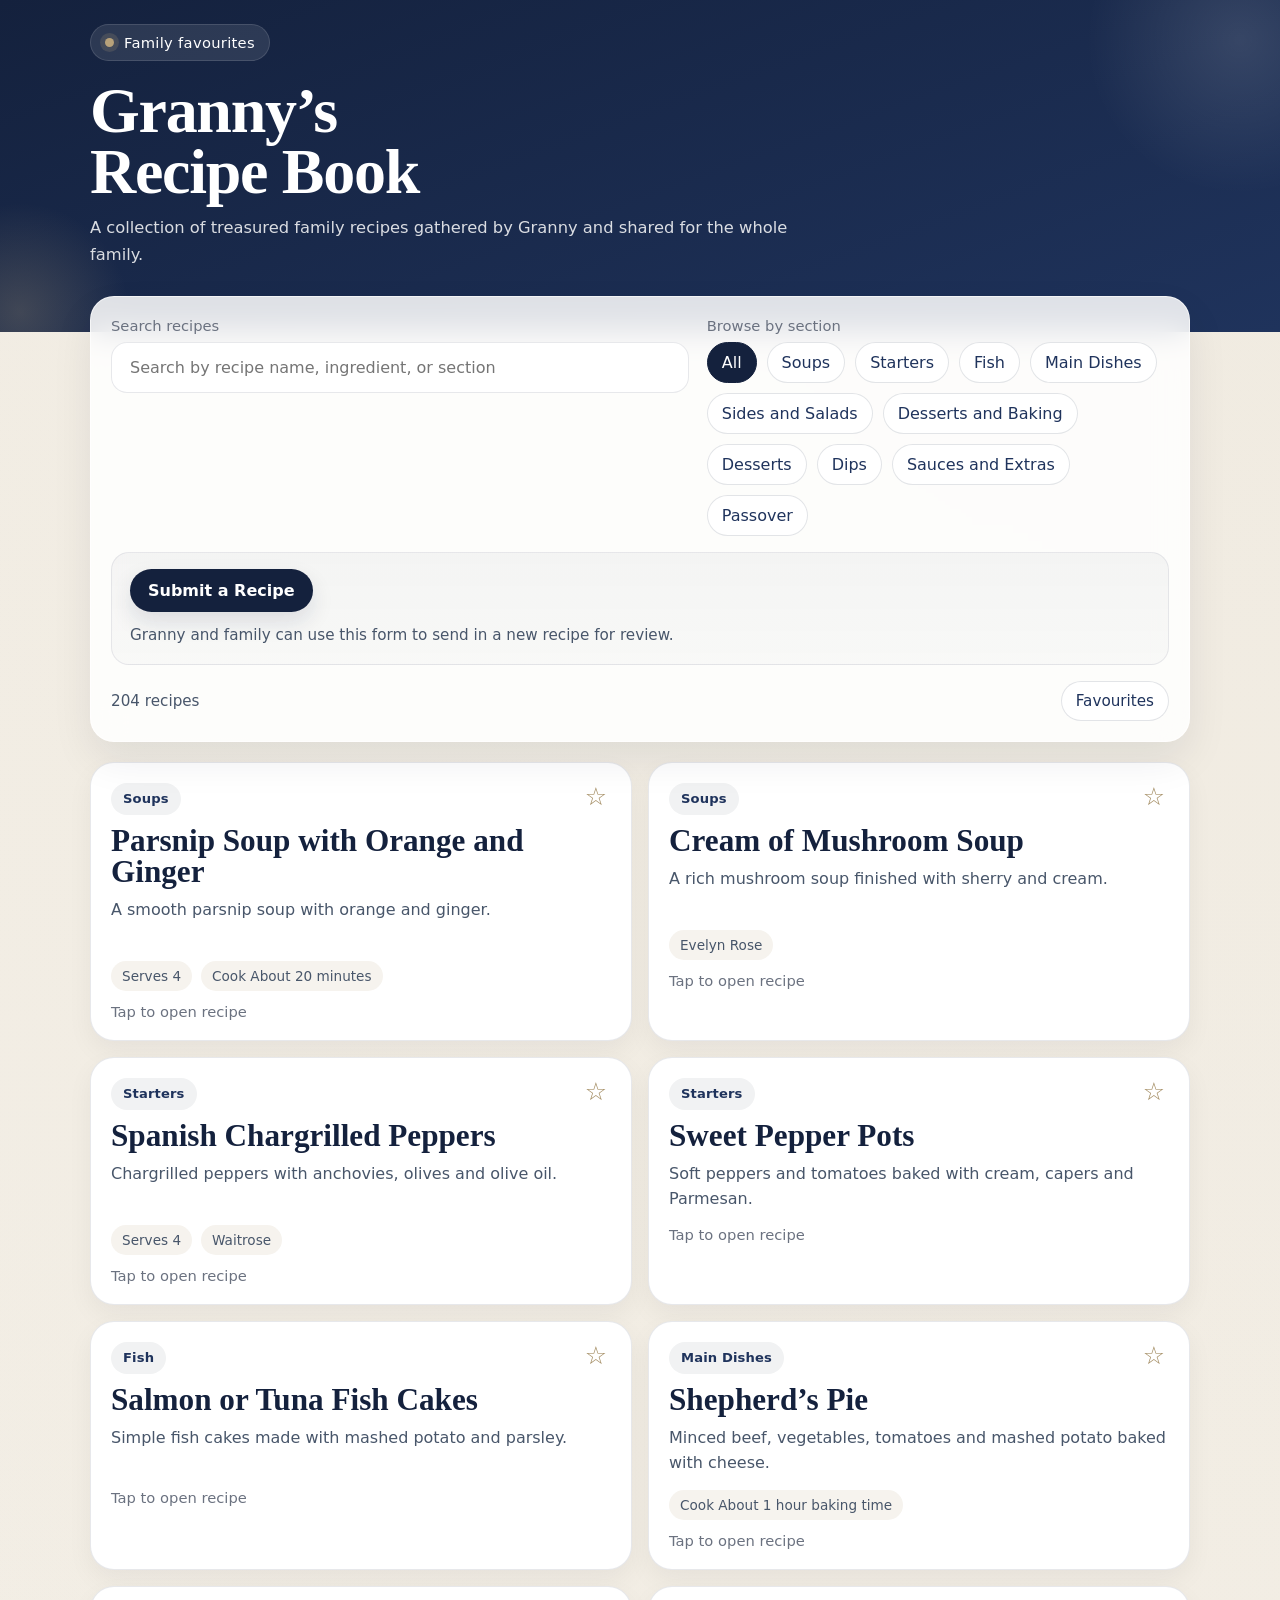
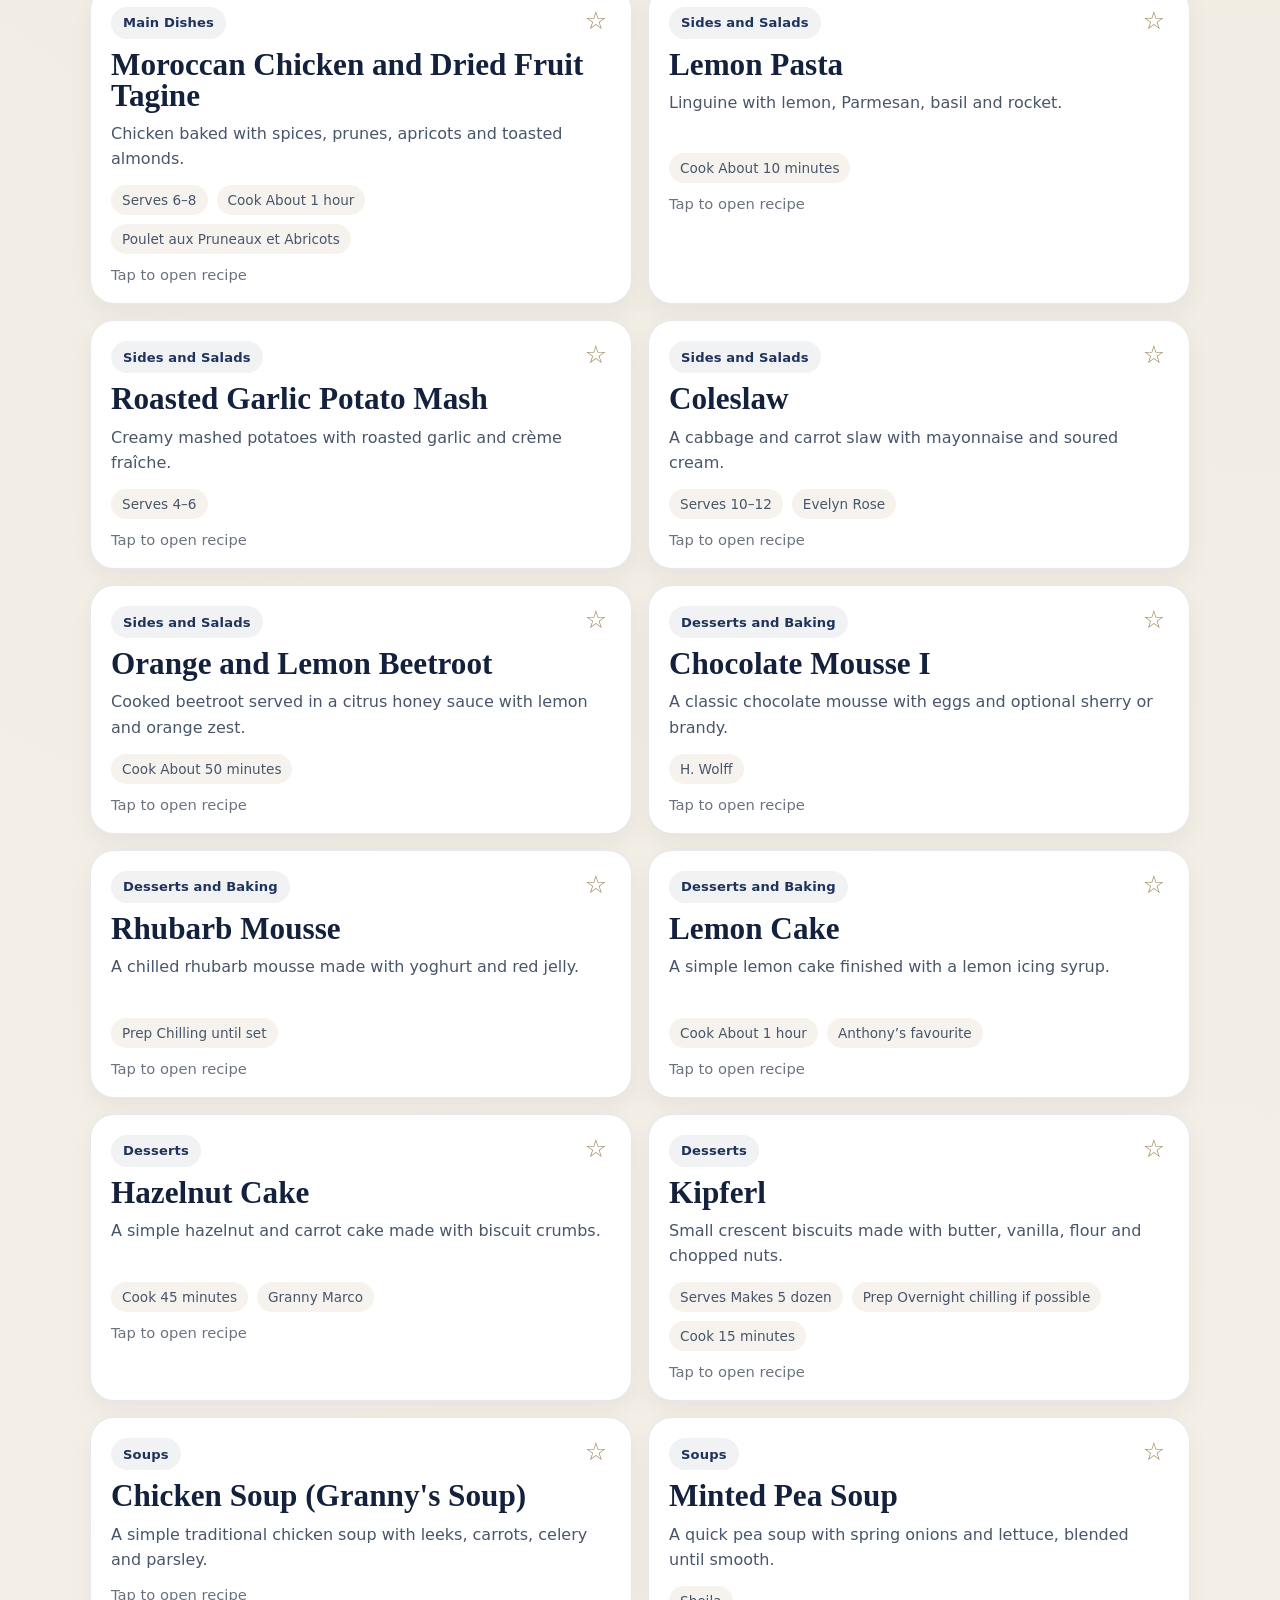
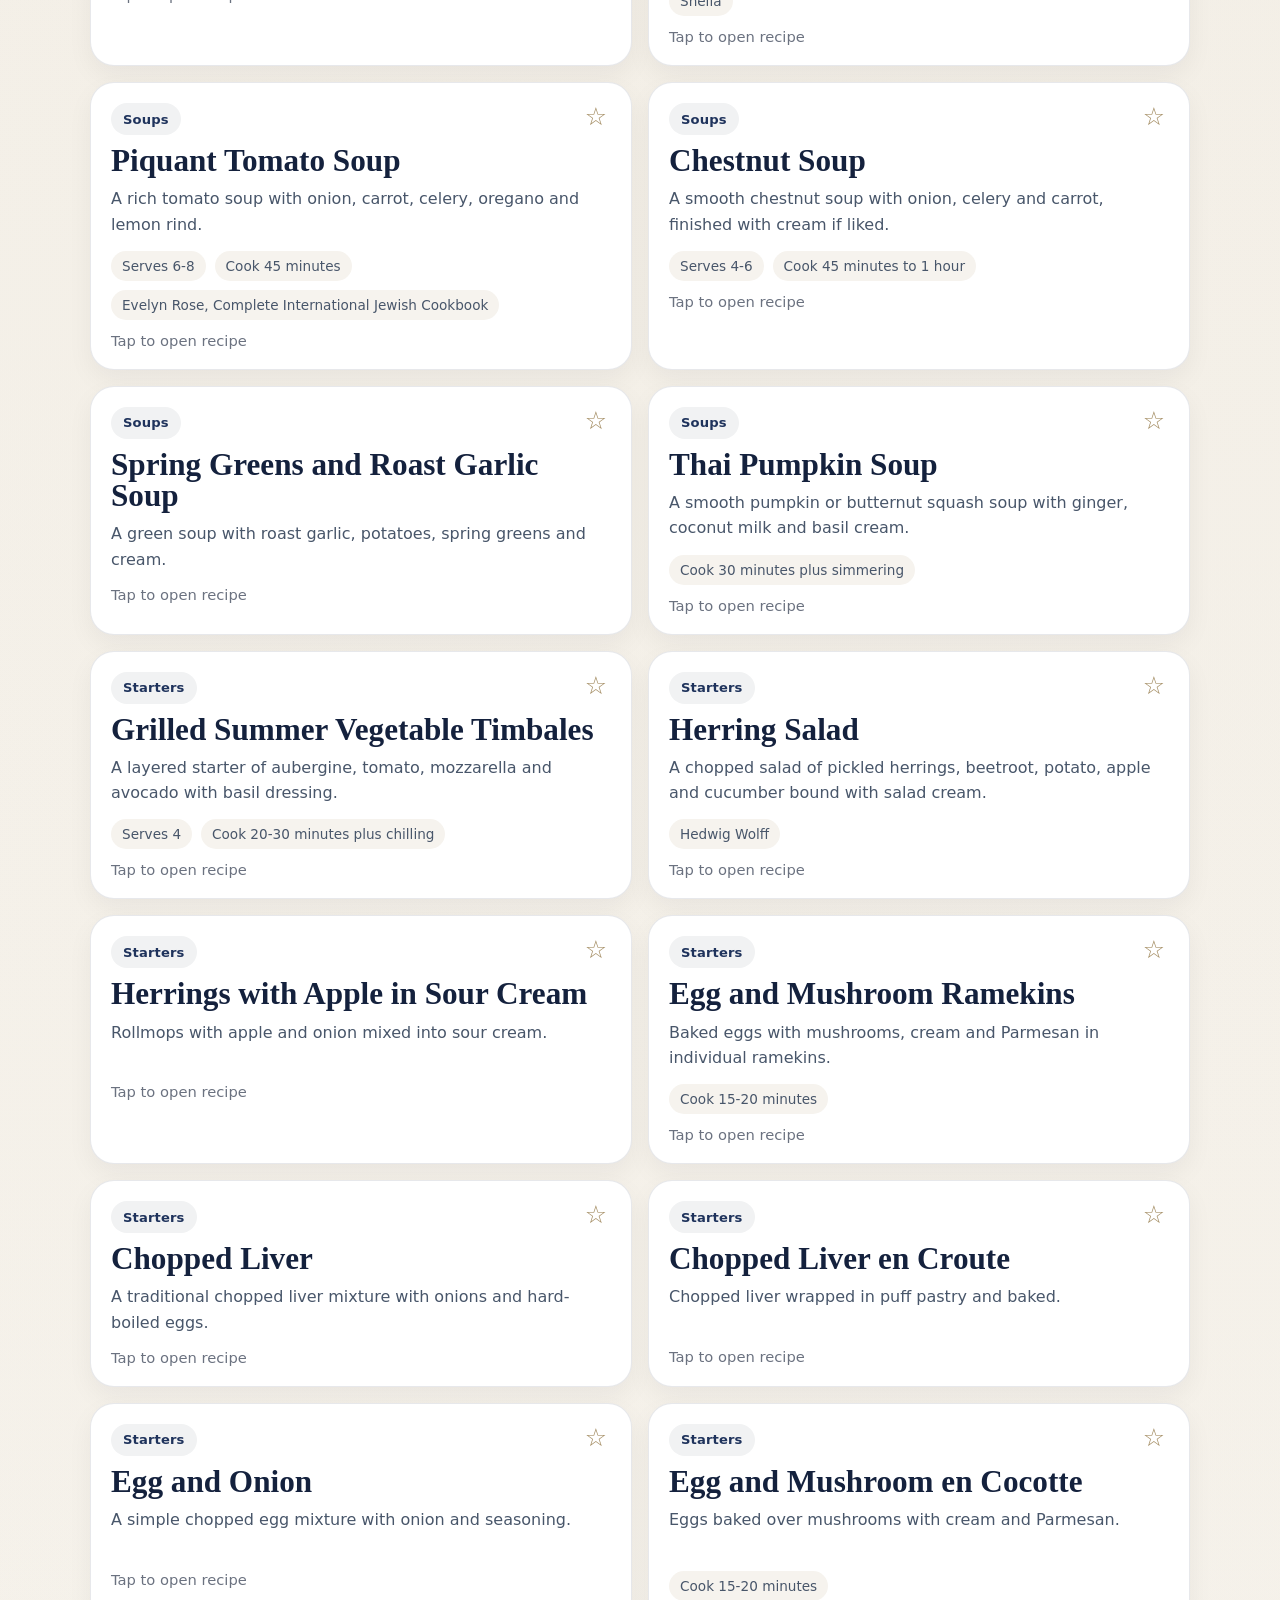
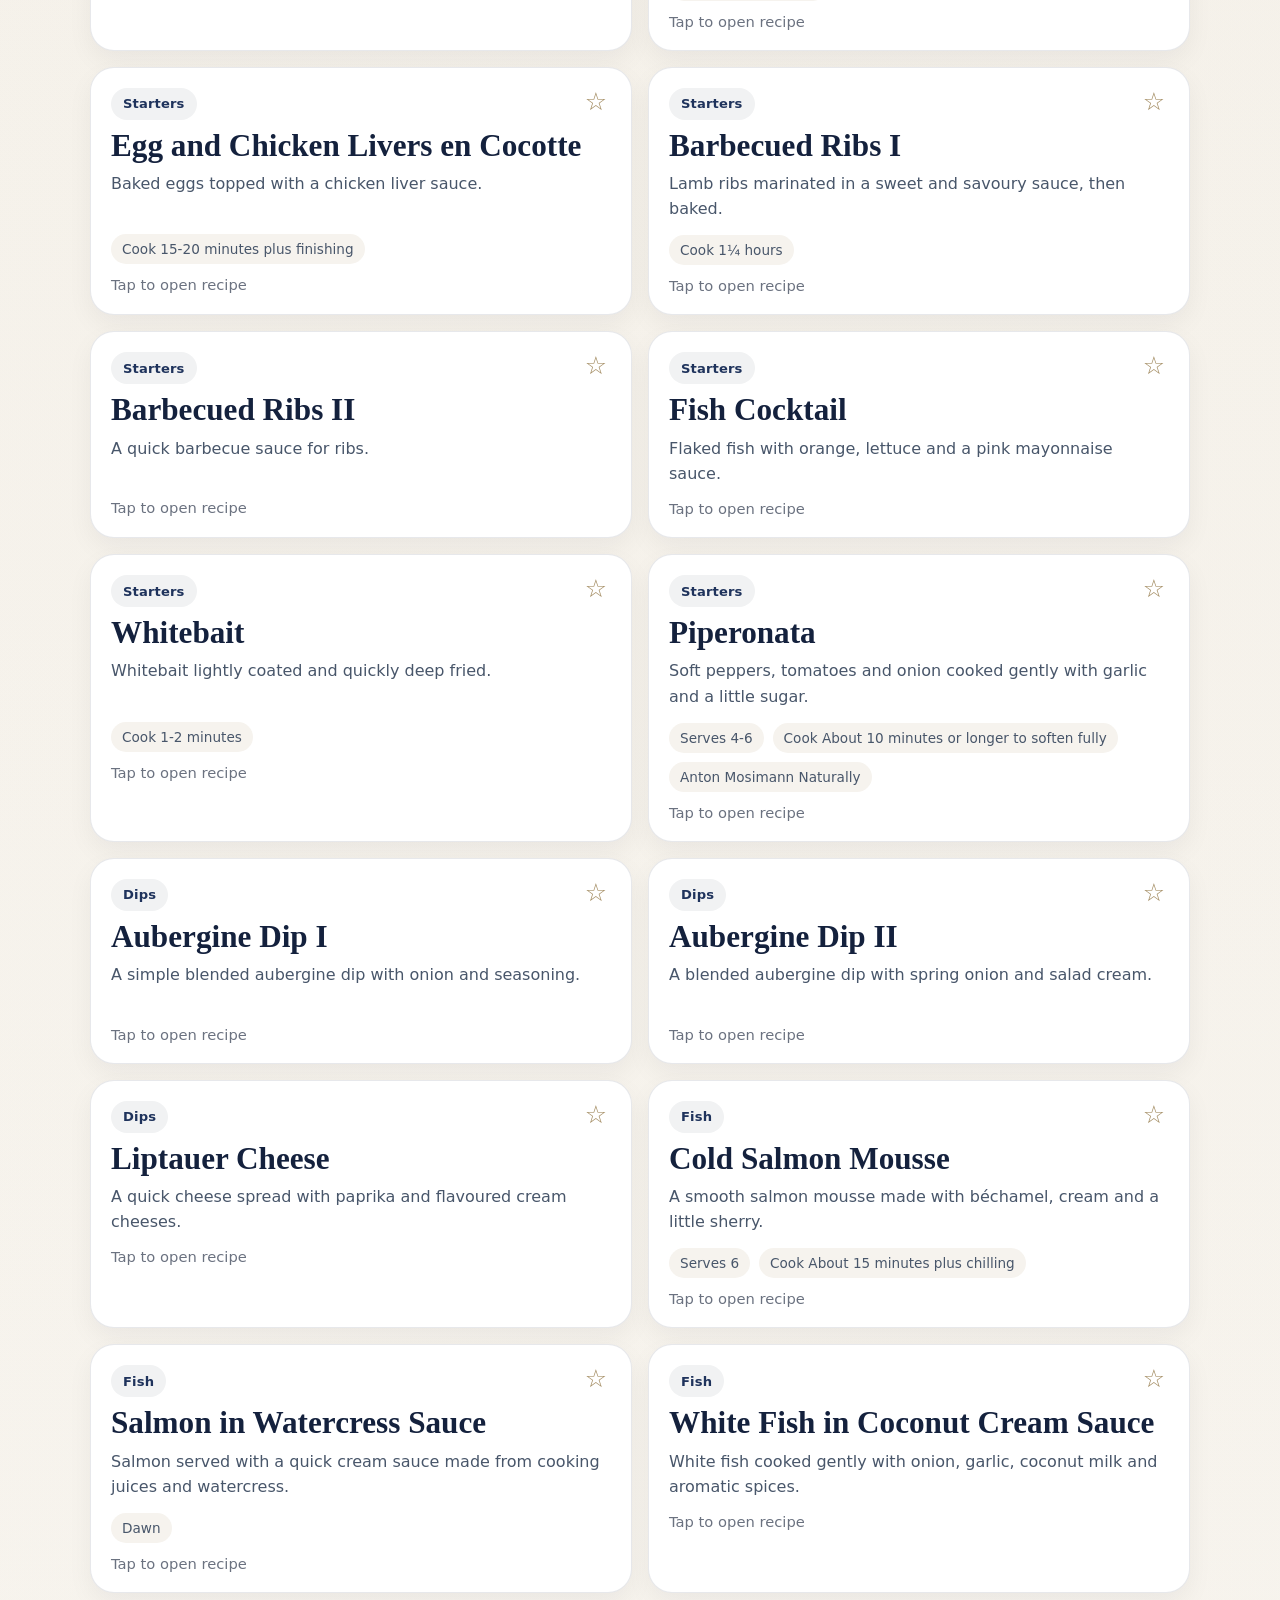
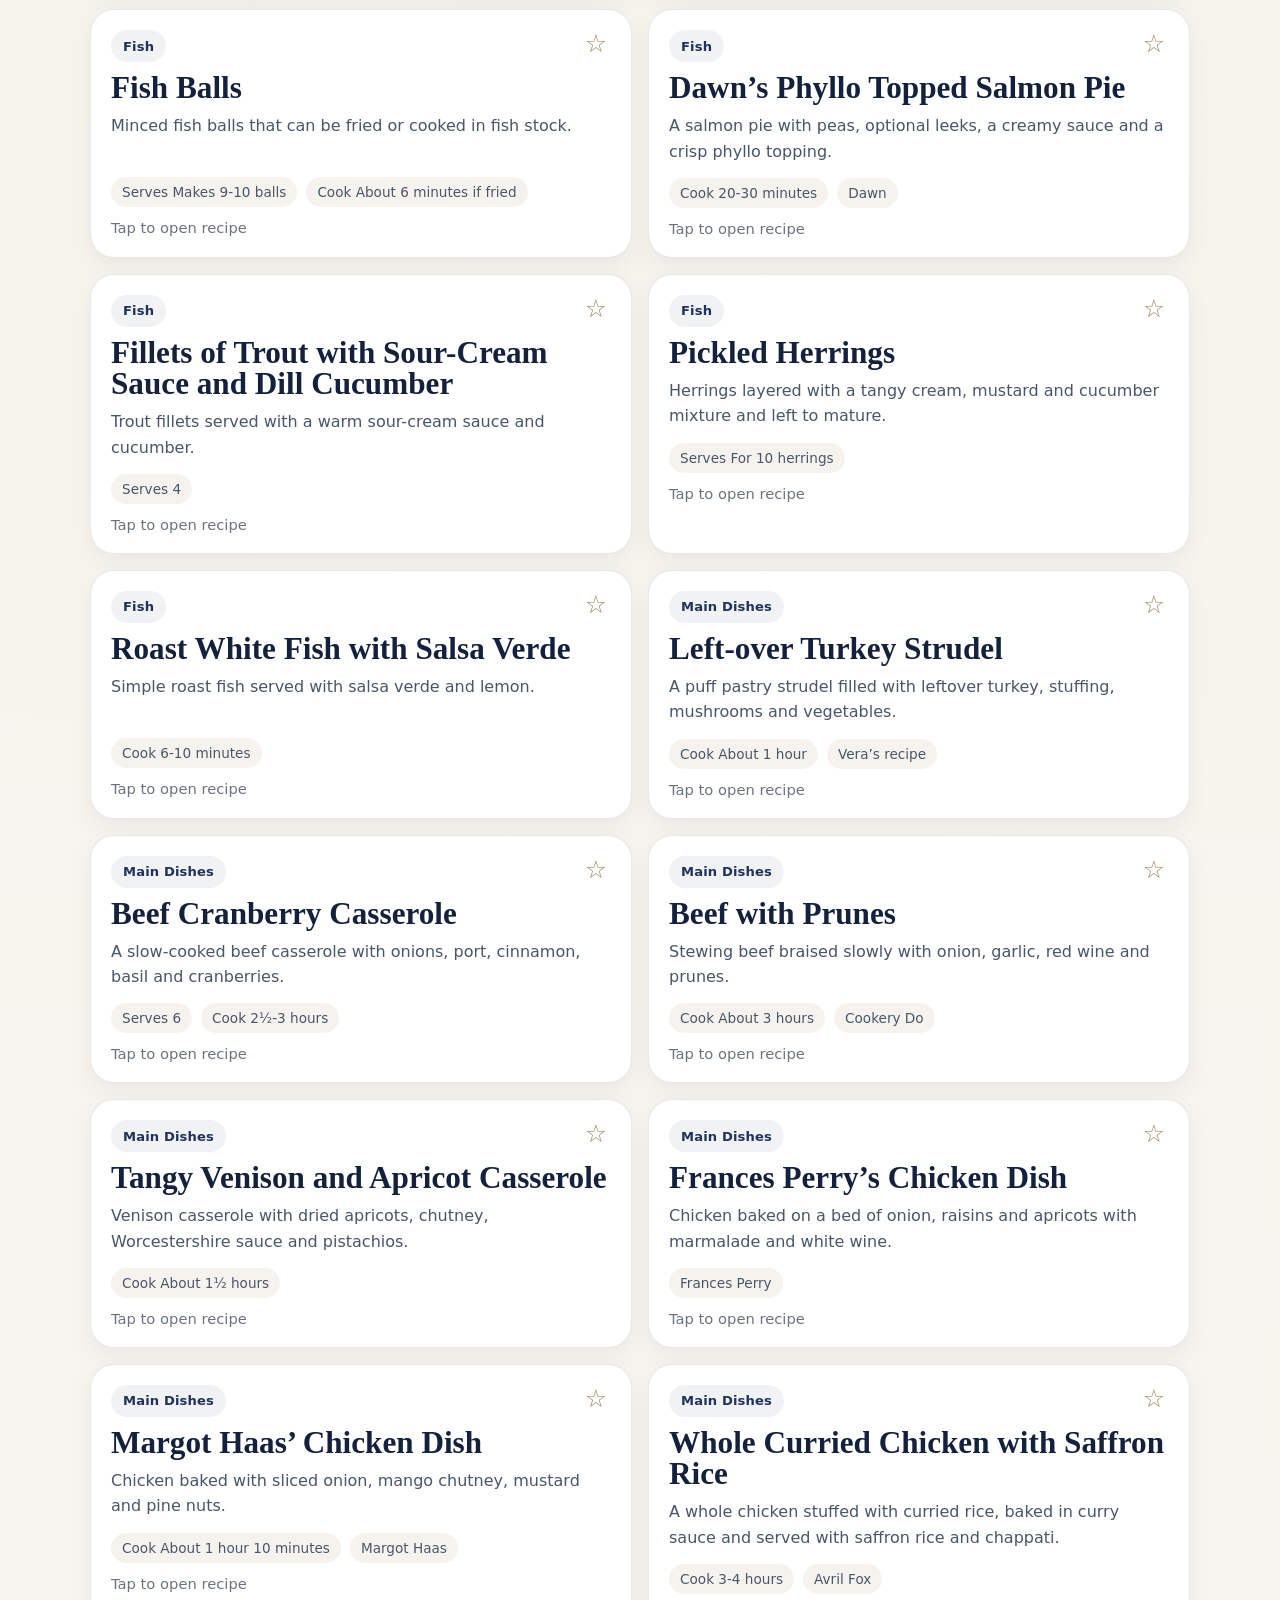
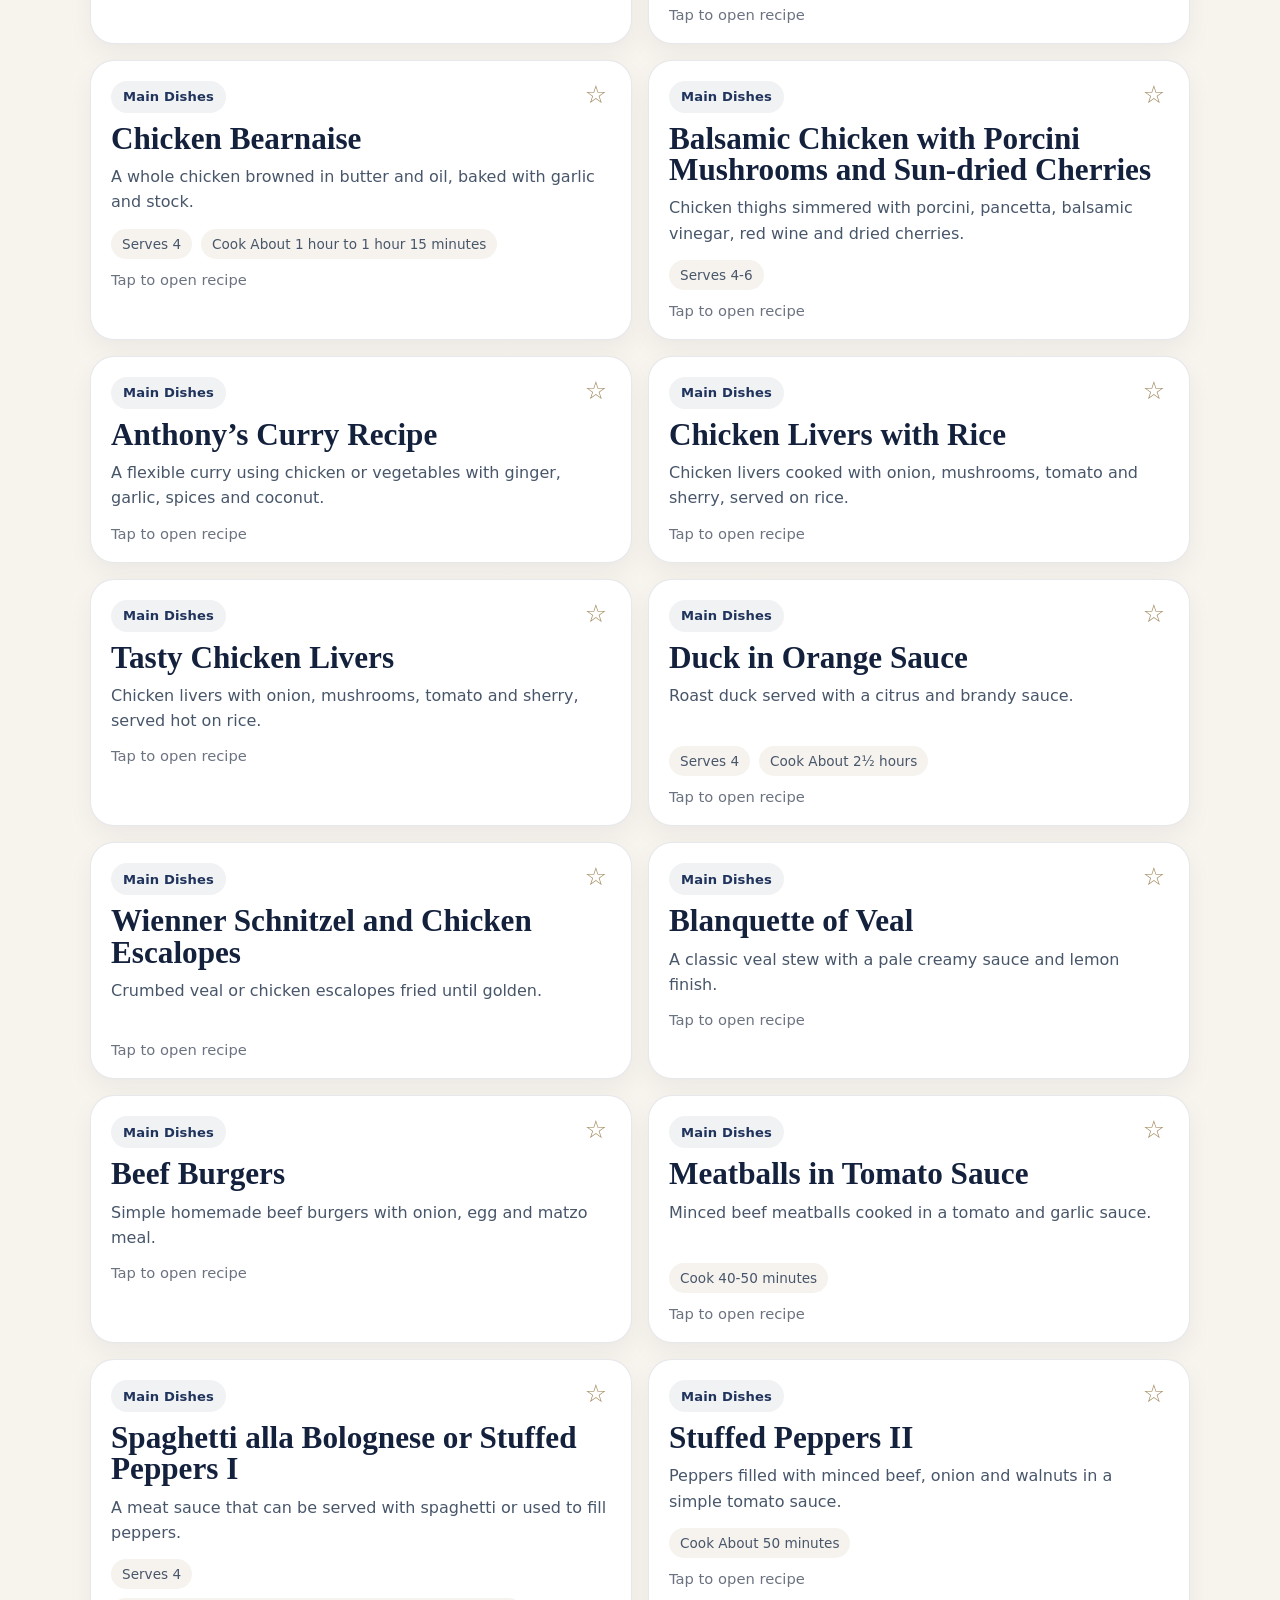
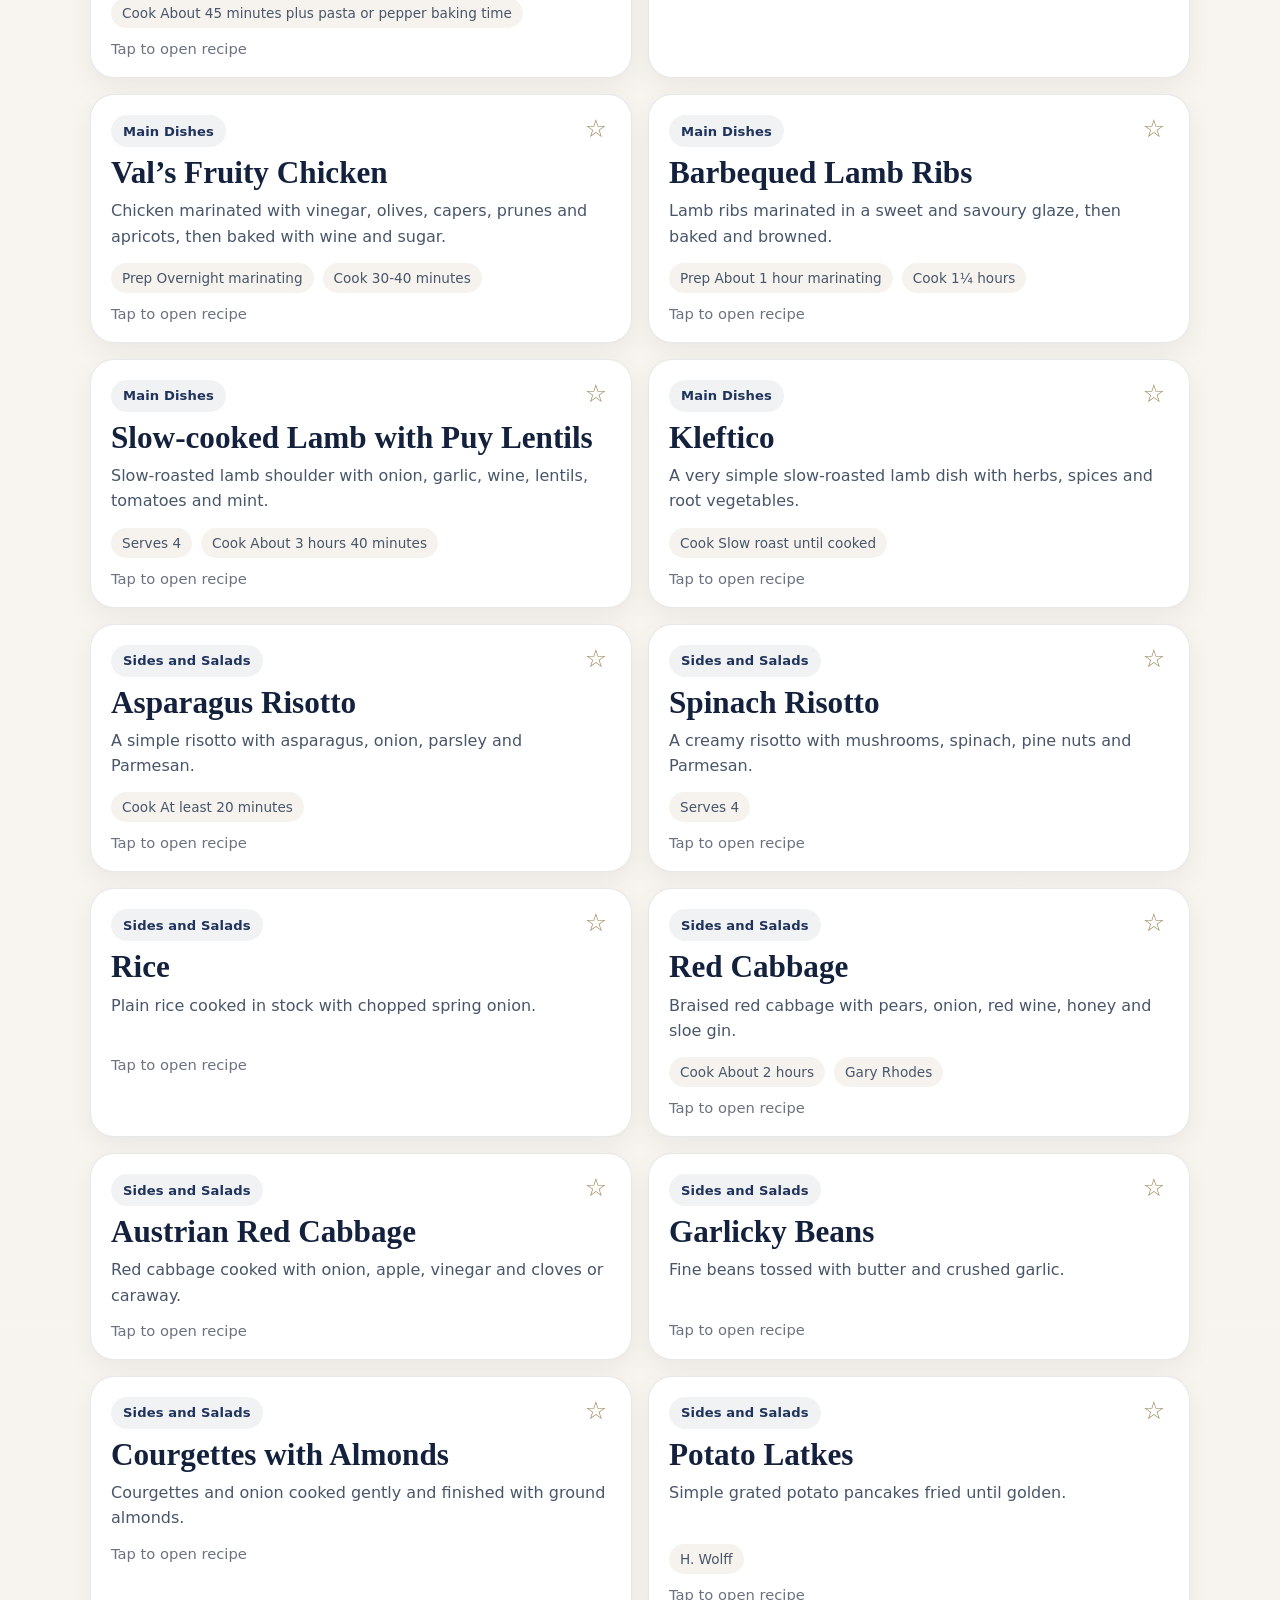
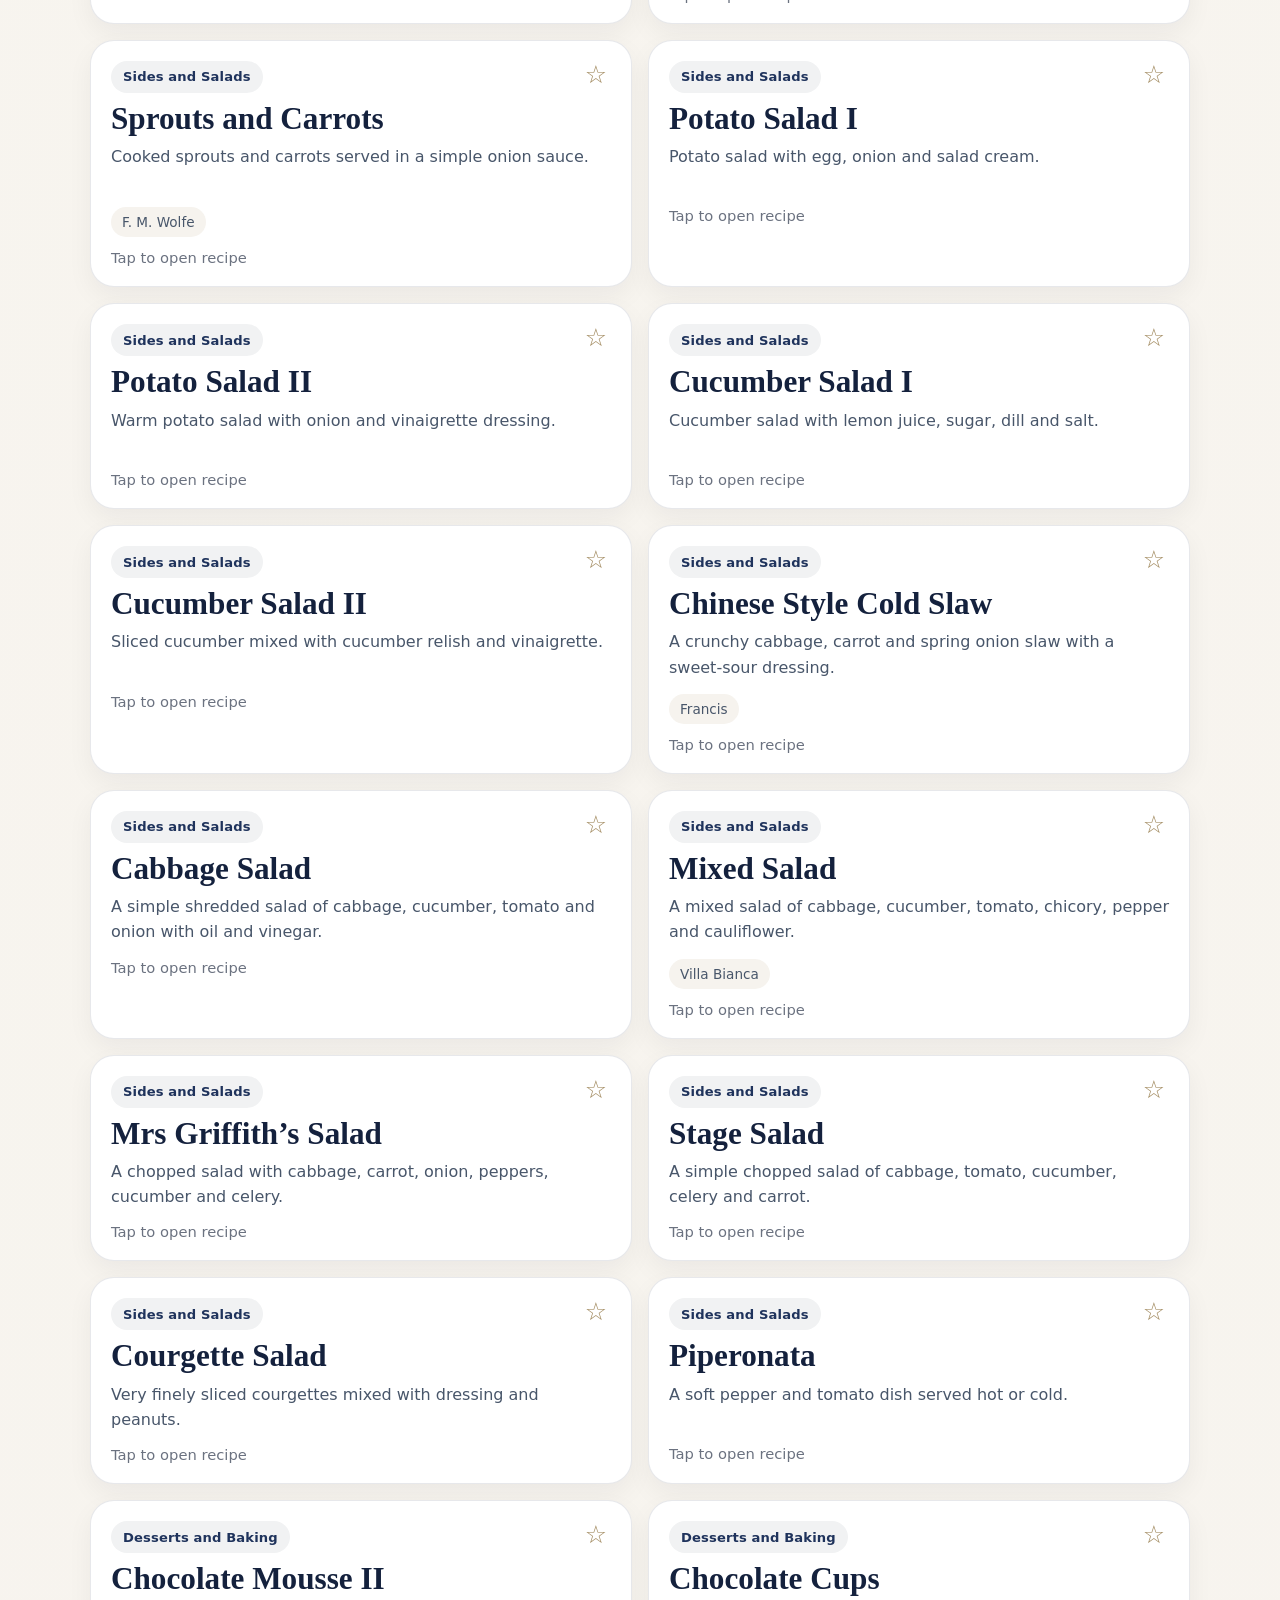
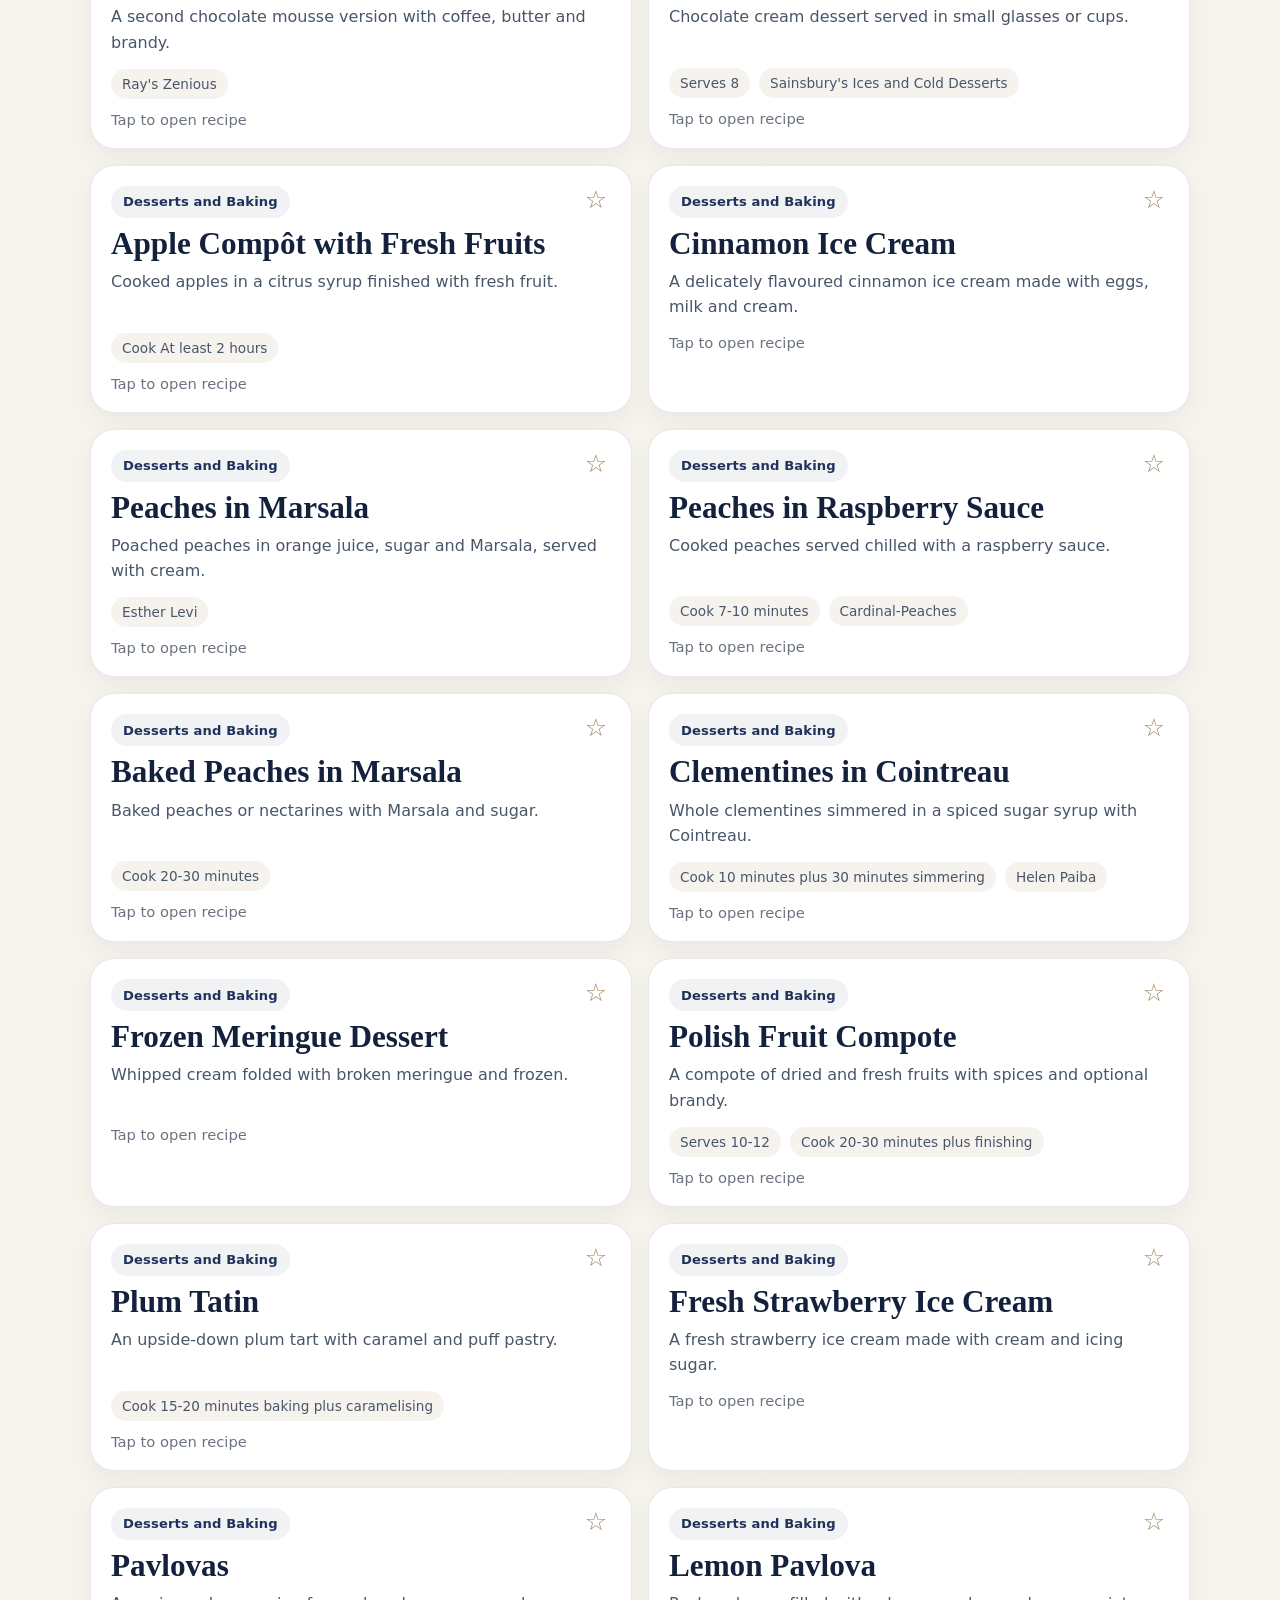
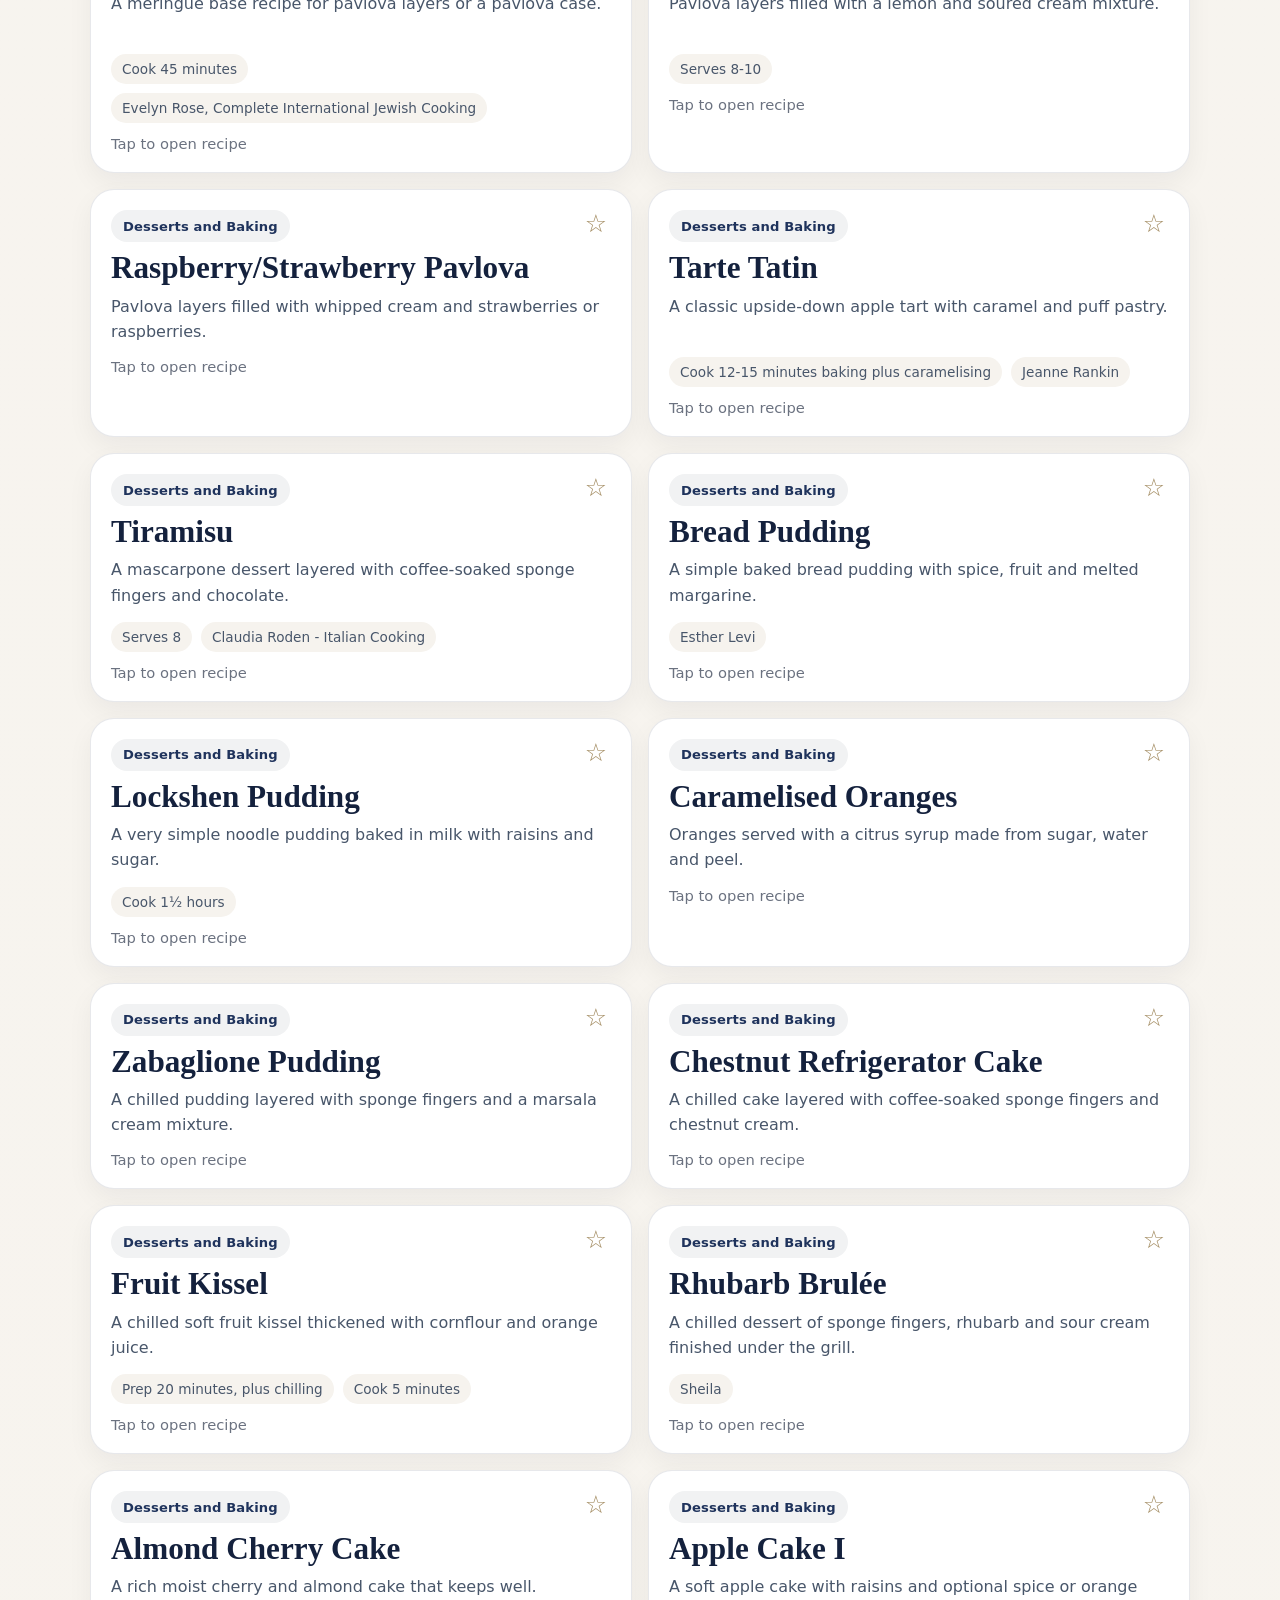
<file: index.html>
<!DOCTYPE html>
<html lang="en-GB">

<head>
  <meta charset="UTF-8">
  <meta name="viewport" content="width=device-width, initial-scale=1.0">
  <meta name="theme-color" content="#14213D">
  <meta name="description" content="Granny’s Recipe Book — a collection of treasured family recipes.">
  <meta name="apple-mobile-web-app-capable" content="yes">
  <meta name="apple-mobile-web-app-status-bar-style" content="default">
  <meta name="apple-mobile-web-app-title" content="Granny’s Recipes">
  <link rel="manifest" href="./manifest.json">
  <link rel="apple-touch-icon" href="./icons/icon-192.png">
  <link rel="icon" type="image/png" href="./icons/icon-192.png">
  <link rel="stylesheet" href="./css/style.css">
  <title>Granny’s Recipe Book</title>
</head>

<body>
  <div class="site-shell">
    <header class="topbar">
      <div class="topbar-inner">
        <div class="brand-mark">
          <span class="dot" aria-hidden="true"></span>
          <span>Family favourites</span>
        </div>
        <h1 class="hero-title">Granny’s<br>Recipe Book</h1>
        <p class="hero-subtitle">
          A collection of treasured family recipes gathered by Granny and shared for the whole family.
        </p>
      </div>
    </header>

    <main class="main-panel">
      <section class="controls-card" aria-label="Recipe search and filters">
        <div class="controls-grid">
          <div class="search-box">
            <label for="search" class="control-label">Search recipes</label>
            <input id="search" class="search-input" type="search"
              placeholder="Search by recipe name, ingredient, or section" autocomplete="off">
          </div>

          <div class="browse-box">
            <div class="control-label">Browse by section</div>
            <div class="filter-wrap" id="filters"></div>
          </div>

          <div class="submit-row">
            <a class="submit-link-button"
              href="https://docs.google.com/forms/d/e/1FAIpQLScmHXxSg94bQyarC2egmIUSX_p4aG-v5kSQGsoq4VY01WjaHg/viewform?usp=sf_link"
              target="_blank" rel="noopener noreferrer">
              Submit a Recipe
            </a>
            <p class="submit-help">
              Granny and family can use this form to send in a new recipe for review.
            </p>
          </div>

          <div class="results-bar">
            <div class="results-left">
              <div id="results-count">Loading recipes…</div>
            </div>
            <div class="results-actions">
              <button class="filter-chip favourites-toggle" id="favourites-filter" type="button" aria-pressed="false">
                Favourites
              </button>
              <button class="clear-link" id="clear-filters" type="button" hidden>Clear filters</button>
            </div>
          </div>
        </div>
      </section>

      <section class="cards-grid" id="recipe-cards" aria-live="polite">
        <div class="loading">Loading recipes…</div>
      </section>
    </main>

    <footer class="footer-note">
      Granny’s Recipe Book · <span id="year"></span>
    </footer>
  </div>

  <script src="./js/app.js"></script>
</body>

</html>
</file>
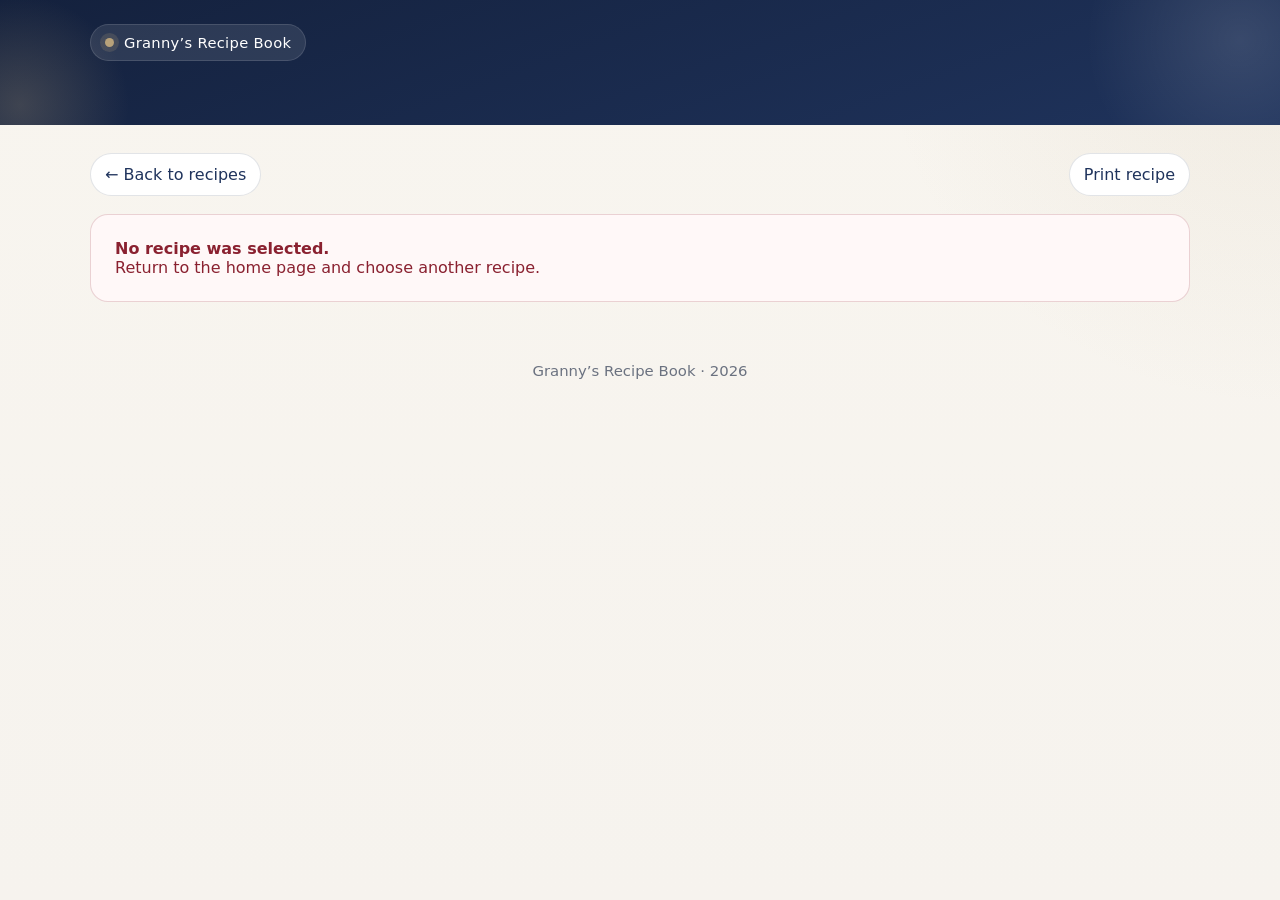
<file: recipe.html>
<!DOCTYPE html>
<html lang="en-GB">
<head>
  <meta charset="UTF-8">
  <meta name="viewport" content="width=device-width, initial-scale=1.0">
  <meta name="theme-color" content="#14213D">
  <meta name="description" content="View a family recipe from Granny’s Recipe Book.">
  <meta name="apple-mobile-web-app-capable" content="yes">
  <meta name="apple-mobile-web-app-status-bar-style" content="default">
  <link rel="manifest" href="./manifest.json">
  <link rel="apple-touch-icon" href="./icons/icon-192.png">
  <link rel="icon" type="image/png" href="./icons/icon-192.png">
  <link rel="stylesheet" href="./css/style.css">
  <title>Recipe · Granny’s Recipe Book</title>
</head>
<body>
  <div class="site-shell">
    <header class="topbar" style="padding-bottom: 44px;">
      <div class="topbar-inner">
        <div class="brand-mark">
          <span class="dot" aria-hidden="true"></span>
          <span>Granny’s Recipe Book</span>
        </div>
      </div>
    </header>

    <main class="page-inner recipe-page">
      <div class="breadcrumb-row" style="margin-bottom: 18px;">
        <a class="back-link" href="./index.html">← Back to recipes</a>
        <button class="action-button" id="print-button" type="button">Print recipe</button>
      </div>

      <div id="recipe-root">
        <div class="loading">Loading recipe…</div>
      </div>
    </main>

    <footer class="footer-note">
      Granny’s Recipe Book · <span id="year"></span>
    </footer>
  </div>

  <script src="./js/recipe.js"></script>
</body>
</html>
</file>
<file: css/style.css>
:root {
  --navy-950: #0f1a2e;
  --navy-900: #14213d;
  --navy-800: #1f335c;
  --navy-700: #2c4978;
  --cream-50: #fcfbf8;
  --cream-100: #f6f3ee;
  --cream-200: #ebe5db;
  --text-900: #1f2937;
  --text-700: #48566a;
  --text-500: #6b7280;
  --gold-500: #b8a27a;
  --gold-600: #a48d63;
  --line: rgba(20, 33, 61, 0.10);
  --shadow: 0 18px 40px rgba(15, 26, 46, 0.08);
  --radius-lg: 24px;
  --radius-md: 18px;
  --radius-sm: 14px;
  --max: 1100px;
}

*,
*::before,
*::after {
  box-sizing: border-box;
}

html {
  scroll-behavior: smooth;
}

body {
  margin: 0;
  font-family: Inter, ui-sans-serif, system-ui, -apple-system, BlinkMacSystemFont, "Segoe UI", sans-serif;
  color: var(--text-900);
  background:
    radial-gradient(circle at top right, rgba(184, 162, 122, 0.12), transparent 26%),
    linear-gradient(180deg, #f8f5ef 0%, var(--cream-100) 100%);
  min-height: 100vh;
}

a {
  color: inherit;
  text-decoration: none;
}

button,
input {
  font: inherit;
}

img {
  max-width: 100%;
  display: block;
}

.site-shell {
  min-height: 100vh;
}

.topbar {
  background: linear-gradient(160deg, var(--navy-900) 0%, var(--navy-800) 100%);
  color: white;
  padding: 24px 20px 64px;
  position: relative;
  overflow: hidden;
}

.topbar::before,
.topbar::after {
  content: "";
  position: absolute;
  border-radius: 999px;
  pointer-events: none;
}

.topbar::before {
  width: 320px;
  height: 320px;
  right: -120px;
  top: -120px;
  background: radial-gradient(circle, rgba(255, 255, 255, 0.12), transparent 68%);
}

.topbar::after {
  width: 220px;
  height: 220px;
  left: -90px;
  bottom: -90px;
  background: radial-gradient(circle, rgba(184, 162, 122, 0.25), transparent 70%);
}

.topbar-inner,
.page-inner {
  width: min(var(--max), calc(100% - 32px));
  margin: 0 auto;
  position: relative;
  z-index: 1;
}

.brand-mark {
  display: inline-flex;
  align-items: center;
  gap: 10px;
  padding: 9px 14px;
  border-radius: 999px;
  background: rgba(255, 255, 255, 0.10);
  border: 1px solid rgba(255, 255, 255, 0.12);
  font-size: 0.92rem;
  letter-spacing: 0.02em;
  margin-bottom: 20px;
}

.brand-mark .dot {
  width: 9px;
  height: 9px;
  border-radius: 50%;
  background: var(--gold-500);
  box-shadow: 0 0 0 5px rgba(184, 162, 122, 0.18);
}

.hero-title {
  font-family: "Cormorant Garamond", Georgia, serif;
  font-size: clamp(2.6rem, 5vw, 4.6rem);
  line-height: 0.95;
  letter-spacing: -0.02em;
  margin: 0 0 12px;
  font-weight: 600;
}

.hero-subtitle {
  max-width: 720px;
  font-size: 1.02rem;
  line-height: 1.65;
  color: rgba(255, 255, 255, 0.84);
  margin: 0;
}

.main-panel {
  width: min(var(--max), calc(100% - 32px));
  margin: -36px auto 0;
  position: relative;
  z-index: 3;
}

.controls-card,
.content-card,
.recipe-card-shell {
  background: rgba(255, 255, 255, 0.86);
  backdrop-filter: blur(16px);
  border: 1px solid rgba(255, 255, 255, 0.65);
  box-shadow: var(--shadow);
}

.controls-card {
  border-radius: var(--radius-lg);
  padding: 20px;
  margin-bottom: 20px;
}

.controls-grid {
  display: grid;
  grid-template-columns: minmax(0, 1.25fr) minmax(0, 1fr);
  grid-template-areas:
    "search browse"
    "submit submit"
    "footer footer";
  gap: 16px 18px;
  align-items: start;
}

.search-box {
  grid-area: search;
  min-width: 0;
}

.browse-box {
  grid-area: browse;
  min-width: 0;
}

.control-label {
  display: block;
  margin-bottom: 8px;
  color: var(--text-500);
  font-size: 0.92rem;
}

.search-input {
  width: 100%;
  border: 1px solid var(--line);
  border-radius: 16px;
  background: white;
  padding: 15px 18px;
  outline: none;
  color: var(--text-900);
  transition: border-color 0.2s ease, box-shadow 0.2s ease;
}

.search-input:focus {
  border-color: rgba(31, 51, 92, 0.35);
  box-shadow: 0 0 0 4px rgba(31, 51, 92, 0.10);
}

.filter-wrap {
  display: flex;
  gap: 10px;
  flex-wrap: wrap;
  align-items: flex-start;
}

.filter-chip {
  border: 1px solid rgba(20, 33, 61, 0.12);
  background: white;
  color: var(--navy-800);
  padding: 10px 14px;
  border-radius: 999px;
  cursor: pointer;
  transition: all 0.2s ease;
}

.filter-chip:hover {
  border-color: rgba(20, 33, 61, 0.24);
}

.filter-chip.active {
  background: var(--navy-900);
  color: white;
  border-color: var(--navy-900);
}

.submit-row {
  grid-area: submit;
  margin: 0;
  padding: 16px 18px;
  border-radius: 18px;
  background: linear-gradient(180deg, rgba(20, 33, 61, 0.04) 0%, rgba(20, 33, 61, 0.02) 100%);
  border: 1px solid rgba(20, 33, 61, 0.08);
}

.submit-link-button {
  display: inline-flex;
  align-items: center;
  justify-content: center;
  background: var(--navy-900);
  color: white;
  padding: 12px 18px;
  border-radius: 999px;
  font-weight: 600;
  transition: transform 0.18s ease, box-shadow 0.18s ease, background 0.18s ease;
  box-shadow: 0 10px 22px rgba(20, 33, 61, 0.12);
}

.submit-link-button:hover {
  background: var(--navy-800);
  transform: translateY(-1px);
}

.submit-help {
  margin: 12px 0 0;
  color: var(--text-700);
  line-height: 1.55;
  font-size: 0.95rem;
}

.results-bar {
  grid-area: footer;
  display: flex;
  align-items: center;
  justify-content: space-between;
  gap: 14px;
  margin-top: 0;
  color: var(--text-700);
  font-size: 0.95rem;
}

.results-left,
.results-actions {
  display: flex;
  align-items: center;
  gap: 10px;
  flex-wrap: wrap;
}

.clear-link {
  border: 0;
  background: transparent;
  color: var(--navy-800);
  cursor: pointer;
  padding: 0;
}

.cards-grid {
  display: grid;
  grid-template-columns: repeat(1, minmax(0, 1fr));
  gap: 16px;
  padding-bottom: 40px;
}

.recipe-card {
  display: block;
  background: white;
  border-radius: var(--radius-lg);
  padding: 20px;
  border: 1px solid rgba(20, 33, 61, 0.10);
  box-shadow: 0 10px 26px rgba(15, 26, 46, 0.05);
  transition: transform 0.18s ease, box-shadow 0.18s ease, border-color 0.18s ease;
}

.recipe-card:hover {
  transform: translateY(-2px);
  box-shadow: 0 18px 34px rgba(15, 26, 46, 0.08);
  border-color: rgba(20, 33, 61, 0.16);
}

.recipe-card-top {
  display: flex;
  align-items: flex-start;
  justify-content: space-between;
  gap: 14px;
  margin-bottom: 10px;
}

.recipe-category {
  display: inline-flex;
  align-items: center;
  min-height: 32px;
  border-radius: 999px;
  padding: 7px 12px;
  background: rgba(20, 33, 61, 0.06);
  color: var(--navy-800);
  font-size: 0.82rem;
  font-weight: 600;
  letter-spacing: 0.01em;
}

.recipe-title {
  font-family: "Cormorant Garamond", Georgia, serif;
  font-size: 1.95rem;
  line-height: 1;
  color: var(--navy-900);
  margin: 0 0 10px;
  font-weight: 600;
}

.recipe-description {
  color: var(--text-700);
  line-height: 1.58;
  margin: 0 0 14px;
  min-height: 3.1em;
}

.meta-row {
  display: flex;
  flex-wrap: wrap;
  gap: 9px;
  margin: 0 0 12px;
}

.meta-pill {
  border-radius: 999px;
  padding: 7px 11px;
  background: var(--cream-100);
  color: var(--text-700);
  font-size: 0.85rem;
}

.recipe-footer {
  color: var(--text-500);
  font-size: 0.92rem;
}

.fav-btn {
  border: 0;
  background: transparent;
  color: var(--gold-600);
  font-size: 1.55rem;
  line-height: 1;
  cursor: pointer;
  padding: 2px 4px;
  flex-shrink: 0;
}

.fav-btn.is-favourite {
  color: var(--gold-500);
}

.favourites-toggle {
  white-space: nowrap;
}

.empty-state {
  padding: 48px 24px;
  text-align: center;
  color: var(--text-700);
  background: rgba(255, 255, 255, 0.75);
  border: 1px dashed rgba(20, 33, 61, 0.18);
  border-radius: var(--radius-lg);
}

.recipe-page {
  padding: 28px 0 60px;
}

.recipe-card-shell {
  border-radius: 28px;
  padding: 22px;
}

.breadcrumb-row {
  display: flex;
  flex-wrap: wrap;
  align-items: center;
  justify-content: space-between;
  gap: 12px;
  margin-bottom: 18px;
}

.recipe-actions {
  display: flex;
  align-items: center;
  gap: 10px;
  flex-wrap: wrap;
}

.back-link,
.action-button {
  display: inline-flex;
  align-items: center;
  gap: 10px;
  padding: 11px 14px;
  border-radius: 999px;
  border: 1px solid rgba(20, 33, 61, 0.12);
  background: white;
  color: var(--navy-800);
  cursor: pointer;
}

.back-link:hover,
.action-button:hover {
  border-color: rgba(20, 33, 61, 0.22);
}

.fav-action.is-favourite {
  color: var(--gold-600);
  border-color: rgba(184, 162, 122, 0.32);
}

.recipe-heading {
  padding-bottom: 20px;
  border-bottom: 1px solid rgba(20, 33, 61, 0.10);
  margin-bottom: 22px;
}

.recipe-page-title {
  font-family: "Cormorant Garamond", Georgia, serif;
  font-size: clamp(2.45rem, 5vw, 4rem);
  line-height: 0.96;
  margin: 0 0 10px;
  color: var(--navy-900);
}

.recipe-page-description {
  color: var(--text-700);
  line-height: 1.68;
  max-width: 720px;
  margin: 0;
  font-size: 1rem;
}

.recipe-layout {
  display: grid;
  gap: 22px;
}

.recipe-panel {
  background: white;
  border: 1px solid rgba(20, 33, 61, 0.10);
  border-radius: 22px;
  padding: 20px;
}

.panel-title {
  font-family: "Cormorant Garamond", Georgia, serif;
  font-size: 1.9rem;
  margin: 0 0 14px;
  color: var(--navy-900);
  line-height: 1;
}

.list-clean,
.steps-list,
.notes-list {
  margin: 0;
  padding-left: 20px;
  line-height: 1.72;
  color: var(--text-900);
}

.list-clean li,
.steps-list li,
.notes-list li {
  margin-bottom: 9px;
}

.source-note {
  color: var(--text-500);
  font-size: 0.92rem;
  margin-top: 16px;
}

.footer-note {
  padding: 0 0 34px;
  text-align: center;
  color: var(--text-500);
  font-size: 0.93rem;
}

.loading,
.error-box {
  padding: 24px;
  border-radius: 18px;
  background: white;
  border: 1px solid rgba(20, 33, 61, 0.10);
}

.error-box {
  color: #8a2130;
  border-color: rgba(138, 33, 48, 0.18);
  background: #fff8f8;
}

@media (min-width: 700px) {
  .cards-grid {
    grid-template-columns: repeat(2, minmax(0, 1fr));
  }
}

@media (max-width: 820px) {
  .controls-grid {
    grid-template-columns: 1fr;
    grid-template-areas:
      "search"
      "browse"
      "submit"
      "footer";
  }
}

@media (max-width: 699px) {
  .results-bar {
    flex-direction: column;
    align-items: flex-start;
  }

  .results-actions {
    width: 100%;
  }
}

@media (min-width: 900px) {
  .recipe-layout {
    grid-template-columns: 1.1fr 1.2fr;
  }

  .recipe-layout .recipe-panel.full-width {
    grid-column: 1 / -1;
  }
}

@media (prefers-reduced-motion: reduce) {

  *,
  *::before,
  *::after {
    scroll-behavior: auto !important;
    transition: none !important;
    animation: none !important;
  }
}

@media print {
  body {
    background: white;
  }

  .topbar,
  .back-link,
  .action-button,
  .footer-note {
    display: none !important;
  }

  .page-inner,
  .recipe-card-shell {
    width: 100%;
    margin: 0;
    box-shadow: none;
    border: 0;
    padding: 0;
    background: white;
  }

  .recipe-panel {
    border: 0;
    padding: 0;
  }
}
</file>
